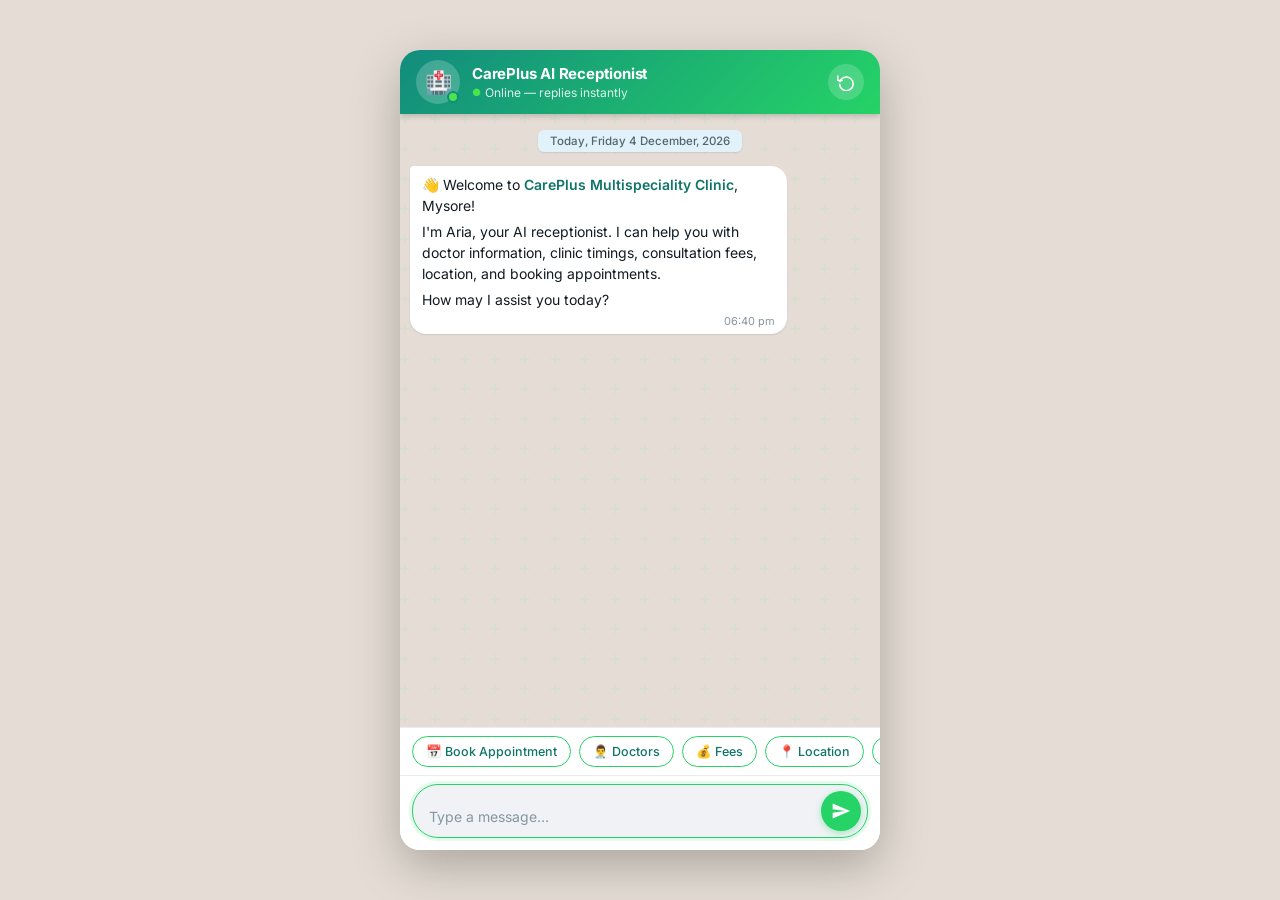
<file: templates/index.html>
<!DOCTYPE html>
<html lang="en">
<head>
  <meta charset="UTF-8" />
  <meta name="viewport" content="width=device-width, initial-scale=1.0, maximum-scale=1.0" />
  <title>CarePlus AI Receptionist</title>
  <link rel="stylesheet" href="/static/style.css" />
  <link rel="preconnect" href="https://fonts.googleapis.com" />
  <link rel="preconnect" href="https://fonts.gstatic.com" crossorigin />
  <link href="https://fonts.googleapis.com/css2?family=Inter:wght@400;500;600;700&display=swap" rel="stylesheet" />
</head>
<body>

<div class="app-wrapper">

  <!-- Header -->
  <header class="chat-header">
    <div class="header-left">
      <div class="avatar">
        <span class="avatar-icon">🏥</span>
        <span class="status-dot"></span>
      </div>
      <div class="header-info">
        <h1 class="clinic-name">CarePlus AI Receptionist</h1>
        <p class="status-text"><span class="online-dot">●</span> Online — replies instantly</p>
      </div>
    </div>
    <div class="header-right">
      <button class="icon-btn" onclick="resetChat()" title="New conversation">
        <svg xmlns="http://www.w3.org/2000/svg" width="18" height="18" viewBox="0 0 24 24" fill="none"
          stroke="currentColor" stroke-width="2" stroke-linecap="round" stroke-linejoin="round">
          <polyline points="1 4 1 10 7 10"></polyline>
          <path d="M3.51 15a9 9 0 1 0 .49-3.51"></path>
        </svg>
      </button>
    </div>
  </header>

  <!-- Chat window -->
  <main class="chat-window" id="chatWindow">

    <div class="date-chip" id="dateChip"></div>

    <!-- Welcome message -->
    <div class="message bot-message">
      <div class="bubble">
        <p>👋 Welcome to <strong>CarePlus Multispeciality Clinic</strong>, Mysore!</p>
        <p>I'm Aria, your AI receptionist. I can help you with doctor information, clinic timings, consultation fees, location, and booking appointments.</p>
        <p>How may I assist you today?</p>
        <span class="msg-time" id="welcomeTime"></span>
      </div>
    </div>

  </main>

  <!-- Quick Actions -->
  <div class="quick-actions" id="quickActions">
    <button class="quick-btn" onclick="sendQuick('I want to book an appointment')">📅 Book Appointment</button>
    <button class="quick-btn" onclick="sendQuick('Tell me about your doctors')">👨‍⚕️ Doctors</button>
    <button class="quick-btn" onclick="sendQuick('What are the consultation fees?')">💰 Fees</button>
    <button class="quick-btn" onclick="sendQuick('Where is the clinic located?')">📍 Location</button>
    <button class="quick-btn" onclick="sendQuick('What are your clinic timings?')">🕒 Timings</button>
  </div>

  <!-- Input Area -->
  <footer class="chat-footer">
    <div class="input-wrap">
      <textarea
        id="userInput"
        class="msg-input"
        placeholder="Type a message…"
        rows="1"
        maxlength="500"
        onkeydown="handleKey(event)"
        oninput="autoResize(this)"
      ></textarea>
      <button class="send-btn" id="sendBtn" onclick="sendMessage()">
        <svg xmlns="http://www.w3.org/2000/svg" width="20" height="20" viewBox="0 0 24 24" fill="currentColor">
          <path d="M2.01 21L23 12 2.01 3 2 10l15 2-15 2z"/>
        </svg>
      </button>
    </div>
  </footer>

</div>

<script src="/static/script.js"></script>
</body>
</html>
</file>
<file: static/style.css>
/* ============================================================
   CarePlus AI Receptionist — Stylesheet
   ============================================================ */

*, *::before, *::after {
  box-sizing: border-box;
  margin: 0;
  padding: 0;
}

:root {
  --green-primary: #25D366;
  --green-dark:    #128C7E;
  --green-darker:  #0f7568;
  --bg-app:        #E5DDD5;
  --bg-chat:       #F5F7FA;
  --bubble-bot:    #FFFFFF;
  --bubble-user:   #DCF8C6;
  --text-primary:  #111B21;
  --text-secondary:#667781;
  --text-light:    #8696A0;
  --border-color:  #E9EDEF;
  --font: 'Inter', -apple-system, BlinkMacSystemFont, 'Segoe UI', sans-serif;
}

html, body {
  height: 100%;
  font-family: var(--font);
  background-color: var(--bg-app);
  color: var(--text-primary);
  -webkit-font-smoothing: antialiased;
}

/* ── App Wrapper ── */
.app-wrapper {
  display: flex;
  flex-direction: column;
  height: 100dvh;
  max-width: 480px;
  margin: 0 auto;
  background: var(--bg-chat);
  box-shadow: 0 4px 20px rgba(0,0,0,0.15);
}

/* ── Header ── */
.chat-header {
  display: flex;
  align-items: center;
  justify-content: space-between;
  padding: 10px 16px;
  background: linear-gradient(135deg, var(--green-dark) 0%, var(--green-primary) 100%);
  flex-shrink: 0;
  box-shadow: 0 2px 6px rgba(0,0,0,0.2);
  z-index: 10;
}

.header-left {
  display: flex;
  align-items: center;
  gap: 12px;
}

.avatar {
  position: relative;
  width: 44px;
  height: 44px;
  border-radius: 50%;
  background: rgba(255,255,255,0.2);
  display: flex;
  align-items: center;
  justify-content: center;
  flex-shrink: 0;
}

.avatar-icon { font-size: 22px; }

.status-dot {
  position: absolute;
  bottom: 1px;
  right: 1px;
  width: 12px;
  height: 12px;
  border-radius: 50%;
  background: #4AE54A;
  border: 2px solid var(--green-dark);
  animation: pulse-dot 2.5s ease-in-out infinite;
}

@keyframes pulse-dot {
  0%, 100% { opacity: 1; transform: scale(1); }
  50%       { opacity: 0.7; transform: scale(0.9); }
}

.header-info {
  display: flex;
  flex-direction: column;
  gap: 2px;
}

.clinic-name {
  font-size: 15px;
  font-weight: 700;
  color: #fff;
  letter-spacing: -0.2px;
  line-height: 1.2;
}

.status-text {
  font-size: 12px;
  color: rgba(255,255,255,0.85);
  display: flex;
  align-items: center;
  gap: 4px;
}

.online-dot { color: #4AE54A; font-size: 10px; }

.icon-btn {
  background: rgba(255,255,255,0.18);
  border: none;
  border-radius: 50%;
  width: 36px;
  height: 36px;
  display: flex;
  align-items: center;
  justify-content: center;
  cursor: pointer;
  color: #fff;
  transition: background 0.2s;
}
.icon-btn:hover { background: rgba(255,255,255,0.3); }

/* ── Chat Window ── */
.chat-window {
  flex: 1;
  overflow-y: auto;
  padding: 12px 10px;
  display: flex;
  flex-direction: column;
  gap: 6px;
  scroll-behavior: smooth;
  background-color: #E5DDD5;
  background-image: url("data:image/svg+xml,%3Csvg xmlns='http://www.w3.org/2000/svg' width='60' height='60'%3E%3Cpath d='M36 34v-4h-2v4h-4v2h4v4h2v-4h4v-2h-4zm0-30V0h-2v4h-4v2h4v4h2V6h4V4h-4zM6 34v-4H4v4H0v2h4v4h2v-4h4v-2H6zM6 4V0H4v4H0v2h4v4h2V6h4V4H6z' fill='%2325D366' fill-opacity='0.05' fill-rule='evenodd'/%3E%3C/svg%3E");
}

.chat-window::-webkit-scrollbar { width: 4px; }
.chat-window::-webkit-scrollbar-thumb { background: rgba(0,0,0,0.15); border-radius: 2px; }

/* ── Date chip ── */
.date-chip {
  display: flex;
  justify-content: center;
  margin: 4px 0 8px;
}

.date-chip::before {
  content: attr(data-date);
  background: rgba(225,245,254,0.92);
  color: #54656F;
  font-size: 11.5px;
  font-weight: 500;
  padding: 4px 12px;
  border-radius: 6px;
  box-shadow: 0 1px 2px rgba(0,0,0,0.1);
}

/* ── Messages ── */
.message {
  display: flex;
  max-width: 82%;
  animation: fadeSlideIn 0.2s ease-out;
}

@keyframes fadeSlideIn {
  from { opacity: 0; transform: translateY(6px); }
  to   { opacity: 1; transform: translateY(0); }
}

.bot-message  { align-self: flex-start; margin-right: auto; }
.user-message { align-self: flex-end;   margin-left: auto; }

.bubble {
  padding: 8px 12px 4px;
  border-radius: 16px;
  box-shadow: 0 1px 2px rgba(0,0,0,0.1);
  font-size: 14px;
  line-height: 1.5;
  word-break: break-word;
  position: relative;
}

.bot-message .bubble {
  background: var(--bubble-bot);
  border-top-left-radius: 4px;
  color: var(--text-primary);
}

.user-message .bubble {
  background: var(--bubble-user);
  border-top-right-radius: 4px;
  color: var(--text-primary);
}

.bubble p { margin-bottom: 5px; }
.bubble p:last-of-type { margin-bottom: 0; }
.bubble strong { font-weight: 600; color: var(--green-darker); }
.bubble ul, .bubble ol { padding-left: 18px; margin: 4px 0; }
.bubble li { margin-bottom: 2px; }
.bubble hr { border: none; border-top: 1px solid #e0e0e0; margin: 6px 0; }

.msg-time {
  display: block;
  font-size: 11px;
  color: var(--text-light);
  text-align: right;
  margin-top: 3px;
}

/* ── Typing indicator ── */
.typing-indicator {
  display: flex;
  align-items: center;
  gap: 5px;
  padding: 12px 14px;
  background: var(--bubble-bot);
  border-radius: 16px;
  border-top-left-radius: 4px;
  box-shadow: 0 1px 2px rgba(0,0,0,0.1);
  width: fit-content;
  animation: fadeSlideIn 0.2s ease-out;
}

.typing-indicator span {
  width: 7px;
  height: 7px;
  border-radius: 50%;
  background: var(--text-light);
  animation: typingBounce 1.3s ease-in-out infinite;
}
.typing-indicator span:nth-child(2) { animation-delay: 0.18s; }
.typing-indicator span:nth-child(3) { animation-delay: 0.36s; }

@keyframes typingBounce {
  0%, 57%, 100% { transform: translateY(0); opacity: 0.5; }
  29%            { transform: translateY(-5px); opacity: 1; }
}

/* ── Quick Actions ── */
.quick-actions {
  display: flex;
  gap: 8px;
  padding: 8px 12px;
  overflow-x: auto;
  flex-shrink: 0;
  background: #fff;
  border-top: 1px solid var(--border-color);
  scrollbar-width: none;
}
.quick-actions::-webkit-scrollbar { display: none; }

.quick-btn {
  white-space: nowrap;
  padding: 7px 13px;
  border: 1.5px solid var(--green-primary);
  border-radius: 20px;
  background: transparent;
  color: var(--green-darker);
  font-size: 12.5px;
  font-weight: 500;
  font-family: var(--font);
  cursor: pointer;
  flex-shrink: 0;
  transition: background 0.18s, color 0.18s, transform 0.1s;
}
.quick-btn:hover  { background: var(--green-primary); color: #fff; }
.quick-btn:active { transform: scale(0.95); }

/* ── Footer / Input ── */
.chat-footer {
  padding: 8px 12px 12px;
  background: #fff;
  border-top: 1px solid var(--border-color);
  flex-shrink: 0;
}

.input-wrap {
  display: flex;
  align-items: flex-end;
  gap: 8px;
  background: #F0F2F5;
  border-radius: 26px;
  padding: 6px 6px 6px 16px;
  border: 1.5px solid transparent;
  transition: border-color 0.2s, box-shadow 0.2s;
}

.input-wrap:focus-within {
  border-color: var(--green-primary);
  box-shadow: 0 0 0 3px rgba(37,211,102,0.12);
}

.msg-input {
  flex: 1;
  border: none;
  outline: none;
  font-family: var(--font);
  font-size: 14px;
  color: var(--text-primary);
  background: transparent;
  resize: none;
  max-height: 120px;
  line-height: 1.5;
  padding: 4px 0;
}
.msg-input::placeholder { color: var(--text-light); }

.send-btn {
  width: 40px;
  height: 40px;
  border-radius: 50%;
  background: var(--green-primary);
  border: none;
  display: flex;
  align-items: center;
  justify-content: center;
  cursor: pointer;
  color: #fff;
  flex-shrink: 0;
  transition: background 0.18s, transform 0.1s;
  box-shadow: 0 2px 6px rgba(37,211,102,0.4);
}
.send-btn:hover    { background: var(--green-dark); }
.send-btn:active   { transform: scale(0.92); }
.send-btn:disabled { background: var(--border-color); box-shadow: none; cursor: not-allowed; }

/* ── Desktop ── */
@media (min-width: 481px) {
  body {
    display: flex;
    align-items: center;
    justify-content: center;
    min-height: 100vh;
    padding: 20px;
  }
  .app-wrapper {
    height: min(92vh, 800px);
    border-radius: 20px;
    overflow: hidden;
    box-shadow: 0 16px 48px rgba(0,0,0,0.25);
  }
}

@media (prefers-reduced-motion: reduce) {
  *, *::before, *::after { animation-duration: 0.01ms !important; transition-duration: 0.01ms !important; }
}
</file>
